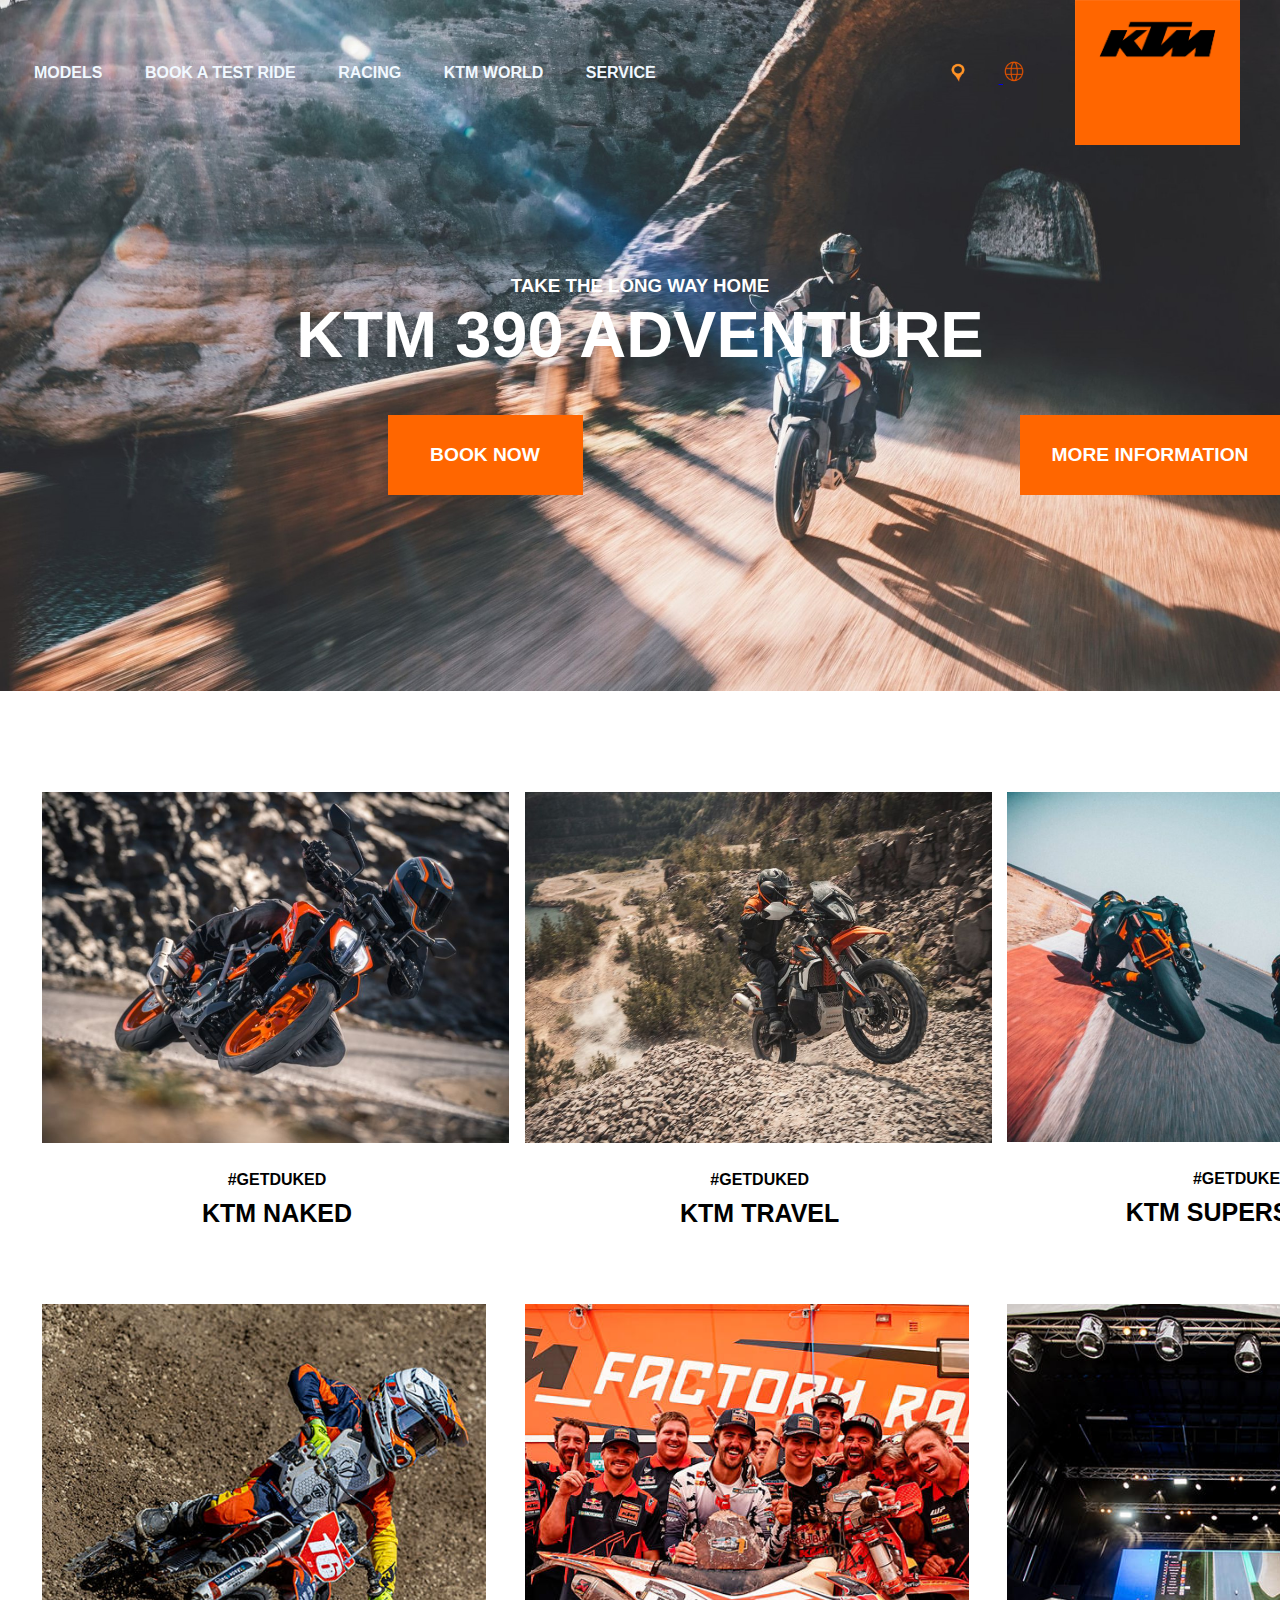
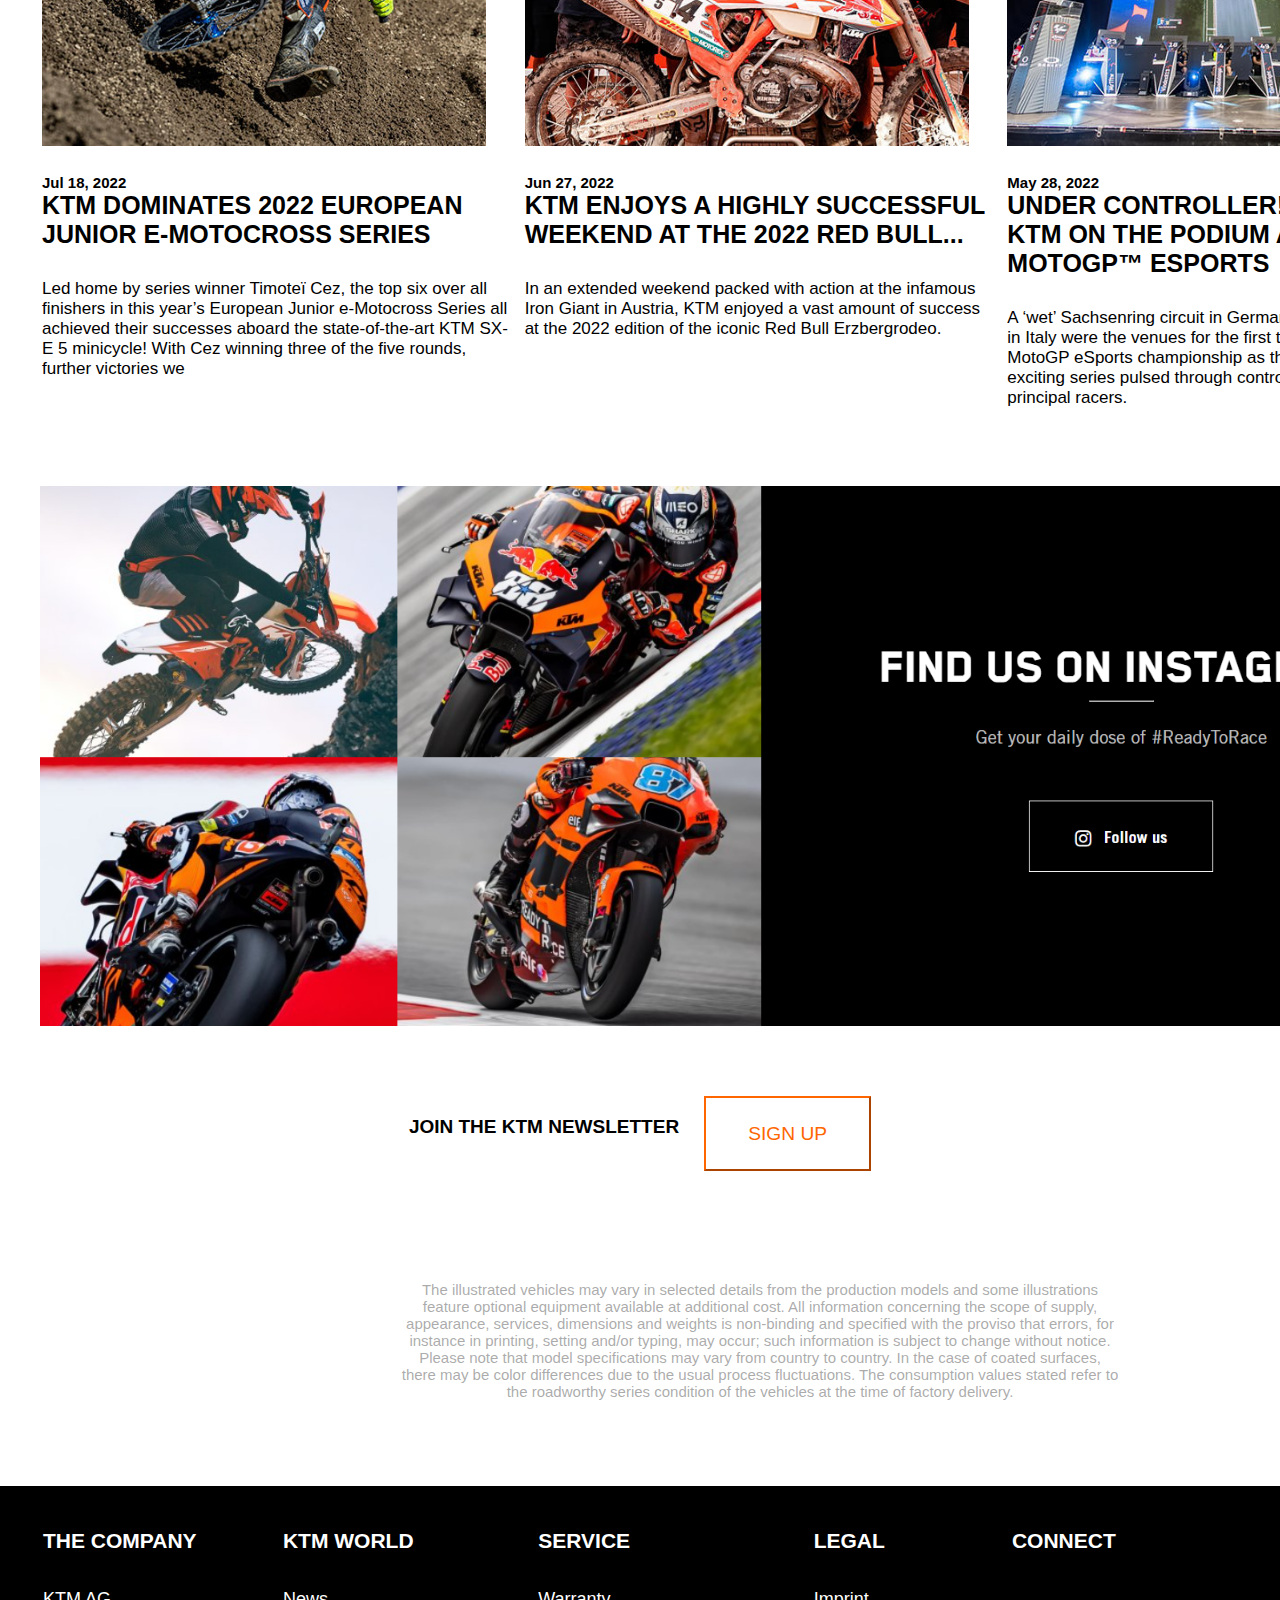
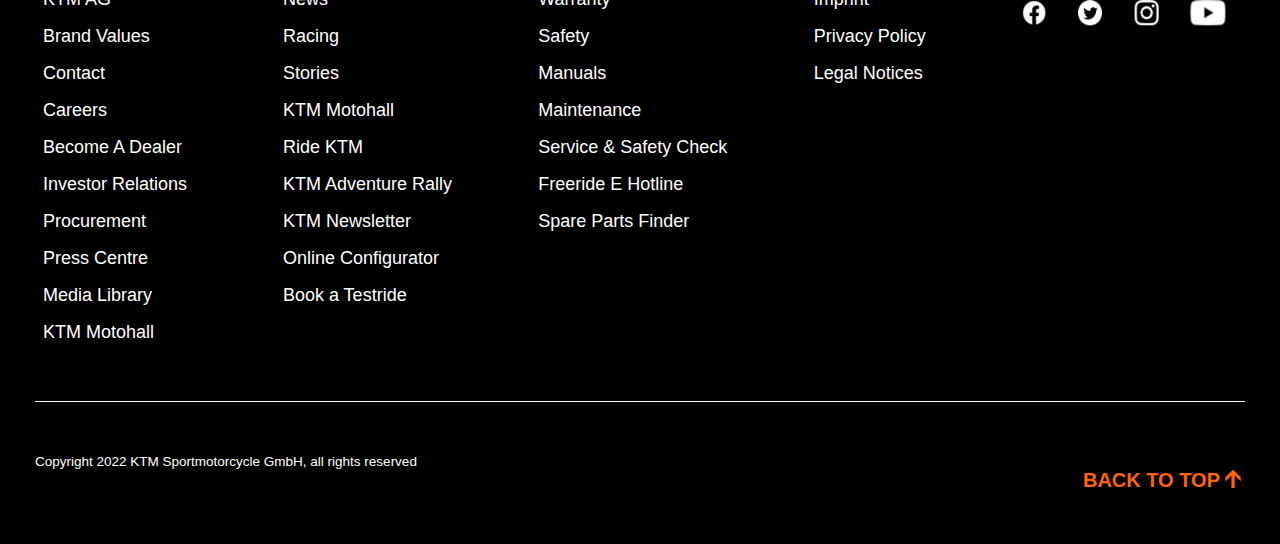
<file: index.html>
<!DOCTYPE html>
<html lang="en">
<head>
    <meta charset="UTF-8">
    <meta http-equiv="X-UA-Compatible" content="IE=edge">
    <meta name="viewport" content="width=device-width, initial-scale=1.0">
    <title>KTM-READY TO RACE</title>
    <link rel="shortcut icon" href="./KTM IMAGES/header.png">
</head>
<link rel="stylesheet" href="ktm.css" type="text/css">
<body>
    <div class="topbar">
        <nav>
            <ul>
                <li><a href="#">MODELS</a></li>
                <li><a href="#">BOOK A TEST RIDE</a></li>
                <li><a href="#">RACING</a></li>
                <li><a href="#">KTM WORLD</a></li>
                <li><a href="#">SERVICE</a></li>
            </ul> 
            <div class="logo">
                <a href="#">
                    <img id=locationicon src="./KTM IMAGES/locationicon.png" alt="image not found">
                </a>
                <a href="#">
                    <img id=webicon src="./KTM IMAGES/icone-internet-orange.png" alt="image not found">
                </a>
            <a href="#">
                <img id=logo-resize src="./KTM IMAGES/logo.jpg" alt=" ktm logo " ALIGN=RIGHT>
            </a>
        </div>
        </nav>
        <div class="maintext">
<h3 id="subhead">TAKE THE LONG WAY HOME</h3>
<p id="mainhead">KTM 390 ADVENTURE</p>
        </div>
        <div class="mainbutton"><center>
            <button id="book"><strong>BOOK NOW</strong></button>
            <button id="info"><strong>MORE INFORMATION</strong></button>
        </center></div> 
    </div>
    <table class="tab">
        <tr>
            <td>
                <div class="row1">
                    <img class=image1 src="./KTM IMAGES/1.jpg">
                    <p class="subtext1">#GETDUKED</p>
                    <p class="imgtxt">KTM NAKED</p>
                </div>
            </td>
            <td>
                <div class="row1">
                    <img class=image1 src="./KTM IMAGES/2.jpg">
                    <p class="subtext1">#GETDUKED</p>
                    <p class="imgtxt">KTM TRAVEL</p>
                </div>
            </td>
            <td>
                <div class="row1">
                    <img class=image1 src="./KTM IMAGES/3.jpg">
                    <p class="subtext1">#GETDUKED</p>
                    <p class="imgtxt">KTM SUPERSPORT</p>
                </div>
            </td>
        </tr>
        <tr>
            <td>
                <div class="row2">
                    <img class=image2 src="./KTM IMAGES/4.jpg">
                    <p class="subtext2">Jul 18, 2022</p>
                    <a class="imgtxt2" href="#">KTM DOMINATES 2022 EUROPEAN JUNIOR E-MOTOCROSS SERIES</a>
                    <p class="para" >Led home by series winner Timoteï Cez, the top six over all finishers in this year’s European Junior e-Motocross Series all achieved their successes aboard the state-of-the-art KTM SX-E 5 minicycle! With Cez winning three of the five rounds, further victories we</p>
                </div>
            </td>
            <td>
                <div class="row2">
                    <img class=image2 src="./KTM IMAGES/5.jpg">
                    <p class="subtext2">Jun 27, 2022</p>
                    <a class="imgtxt2" href="#">KTM ENJOYS A HIGHLY SUCCESSFUL WEEKEND AT THE 2022 RED BULL...</a>
                    <p class="para" >In an extended weekend packed with action at the infamous Iron Giant in Austria, KTM enjoyed a vast amount of success at the 2022 edition of the iconic Red Bull Erzbergrodeo.</p>
                </div>
            </td>
            <td>
                <div class="row2">
                    <img class=image2 src="./KTM IMAGES/6.jpg">
                    <p class="subtext2">May 28, 2022</p>
                    <a class="imgtxt2" href="#">UNDER CONTROLLER! RED BULL KTM ON THE PODIUM AT 2022 MOTOGP™ ESPORTS</a>
                    <p class="para" >A ‘wet’ Sachsenring circuit in Germany and a dry, fast Mugello in Italy were the venues for the first two rounds of the 2022 MotoGP eSports championship as the sixth edition of the exciting series pulsed through controllers of the twelve principal racers.</p>
                </div>
            </td>

        </tr>
    </table>
    <div class="instabox">
        <img src="./KTM IMAGES/instabox.png" alt="" height="540" width="1440">
    </div>
    <div class="newsletter">
        <p id="newstxt">JOIN THE KTM NEWSLETTER</p>
        <div class="test">        <button class="newsbutton">SIGN UP</button></div>

    </div>
    <div class="wrngtxt">
        <p>The illustrated vehicles may vary in selected details from the production models and some illustrations feature optional equipment available at additional cost. All information concerning the scope of supply, appearance, services, dimensions and weights is non-binding and specified with the proviso that errors, for instance in printing, setting and/or typing, may occur; such information is subject to change without notice. Please note that model specifications may vary from country to country. In the case of coated surfaces, there may be color differences due to the usual process fluctuations. The consumption values stated refer to the roadworthy series condition of the vehicles at the time of factory delivery.</p>

    </div>
    <footer class="footer">
        <div class="footer-container">
            <div class="footer-list">
                <ul>
                    <li class="list-head" >THE COMPANY</li>
                    <li><a href="#">KTM AG</a></li>
                    <li><a href="#">Brand Values</a></li>
                    <li><a href="#">Contact</a></li>
                    <li><a href="#">Careers</a></li>
                    <li><a href="#">Become A Dealer</a></li>
                    <li><a href="#">Investor Relations</a></li>
                    <li><a href="#">Procurement</a></li>
                    <li><a href="#">Press Centre</a></li>
                    <li><a href="#"></a>Media Library</li>
                    <li><a href="#">KTM Motohall</a></li>
                </ul>
                <ul>
                    <li class="list-head" >KTM WORLD</li>
                    <li><a href="#">News</a></li>
                    <li><a href="#"></a>Racing</li>
                    <li><a href="#">Stories</a></li>
                    <li><a href="#">KTM Motohall</a></li>
                    <li><a href="#">Ride KTM</a></li>
                    <li><a href="#">KTM Adventure Rally</a></li>
                    <li><a href="#">KTM Newsletter</a></li>
                    <li><a href="#">Online Configurator</a></li>
                    <li><a href="#">Book a Testride</a></li>
                </ul>
                <ul>
                    <li class="list-head" >SERVICE</li>
                    <li><a href="#">Warranty</a></li>
                    <li><a href="#">Safety</a></li>
                    <li><a href="#">Manuals</a></li>
                    <li><a href="#">Maintenance</a></li>
                    <li><a href="#">Service & Safety Check</a></li>
                    <li><a href="#">Freeride E Hotline</a></li>
                    <li><a href="#">Spare Parts Finder</a></li>
                </ul>
                <ul>
                    <li class="list-head" >LEGAL</li>
                    <li><a href="#">Imprint</a></li>
                    <li><a href="#">Privacy Policy</a></li>
                    <li><a href="#">Legal Notices</a></li>
                </ul>
                <ul>
                    <li class="list-head" >CONNECT</li>
                    <li><img id="social" src="./KTM IMAGES/scial.png" alt=""></li>
                </ul>

            </div>
            <div class="divider">
            </div>
            <div class="copyrightdiv" >
                <p id="legaltxt">Copyright 2022 KTM Sportmotorcycle GmbH, all rights reserved</p>
                <img class="uparrow" src="./KTM IMAGES/uppp.png" alt="">
                <a id="toptxt" href="#">BACK TO TOP</a>

            
            </div>
        </div>
        
    </footer>
</body>
</html>
</file>
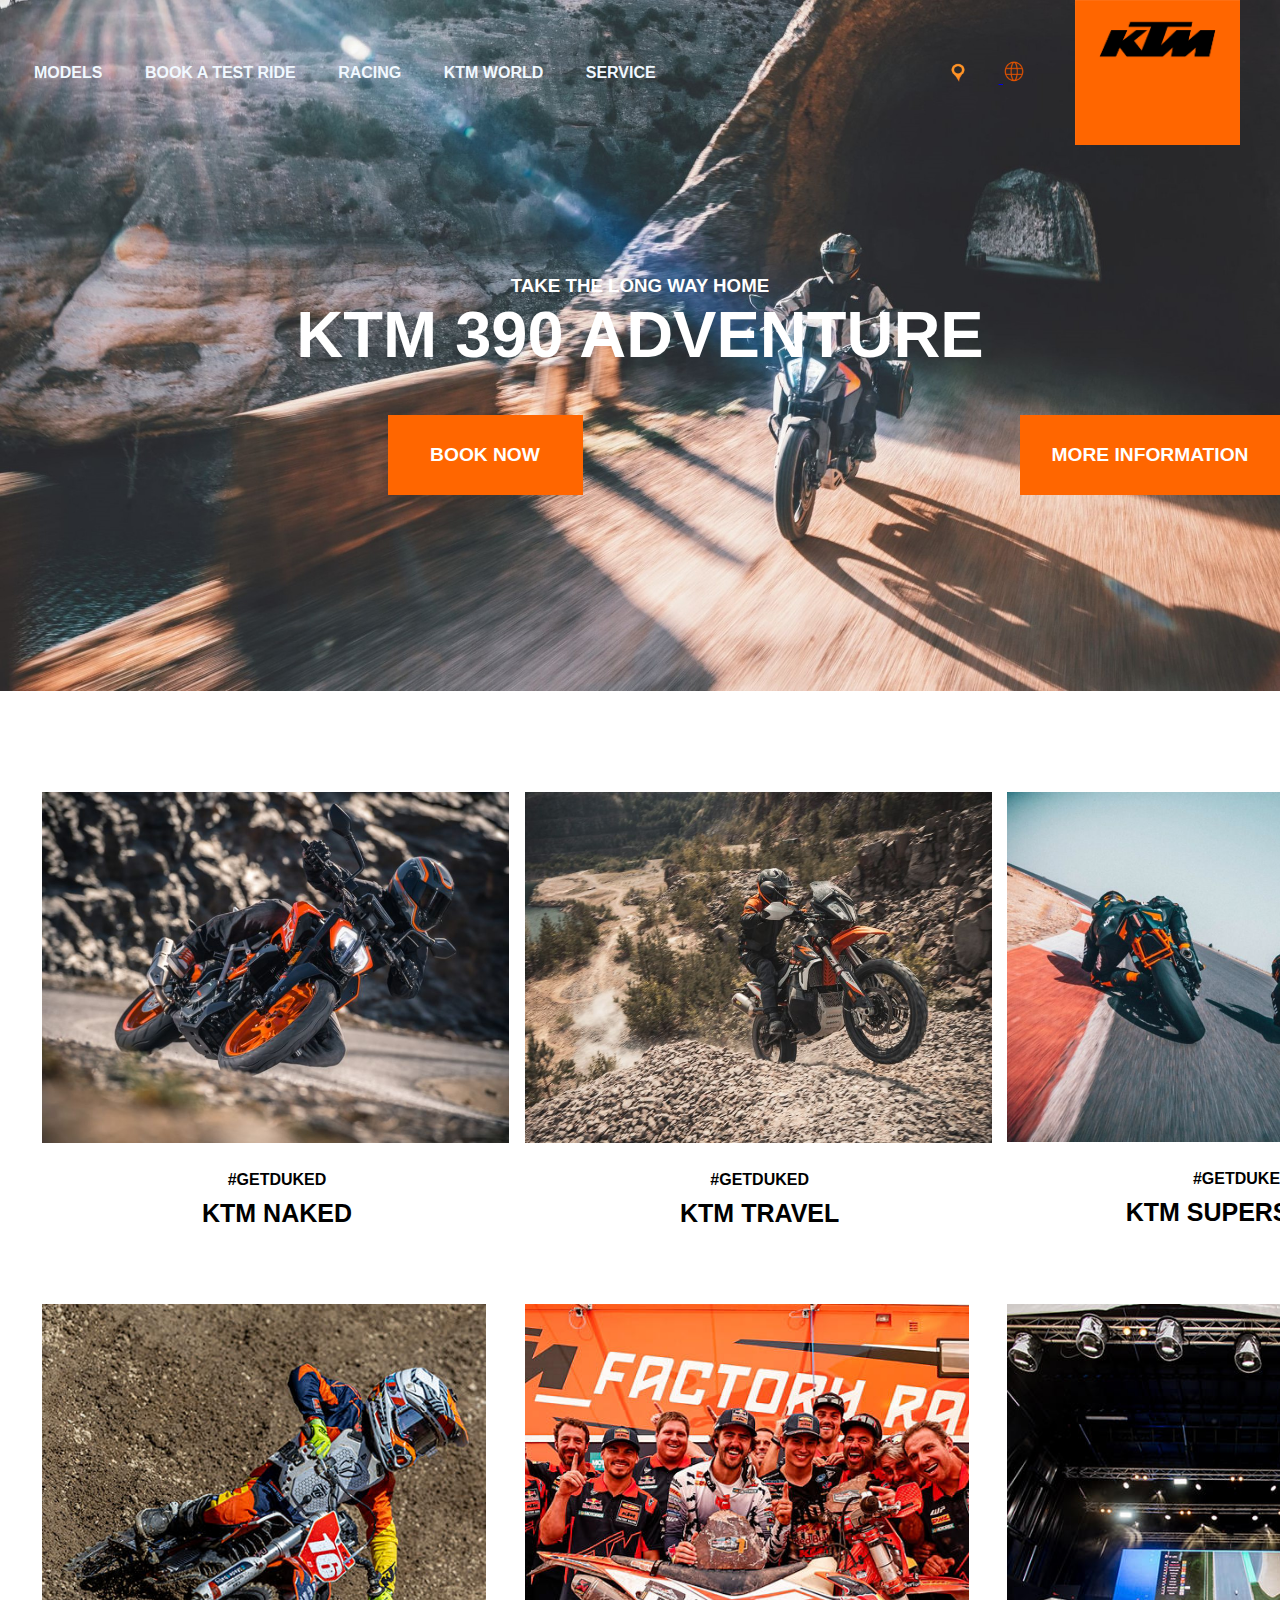
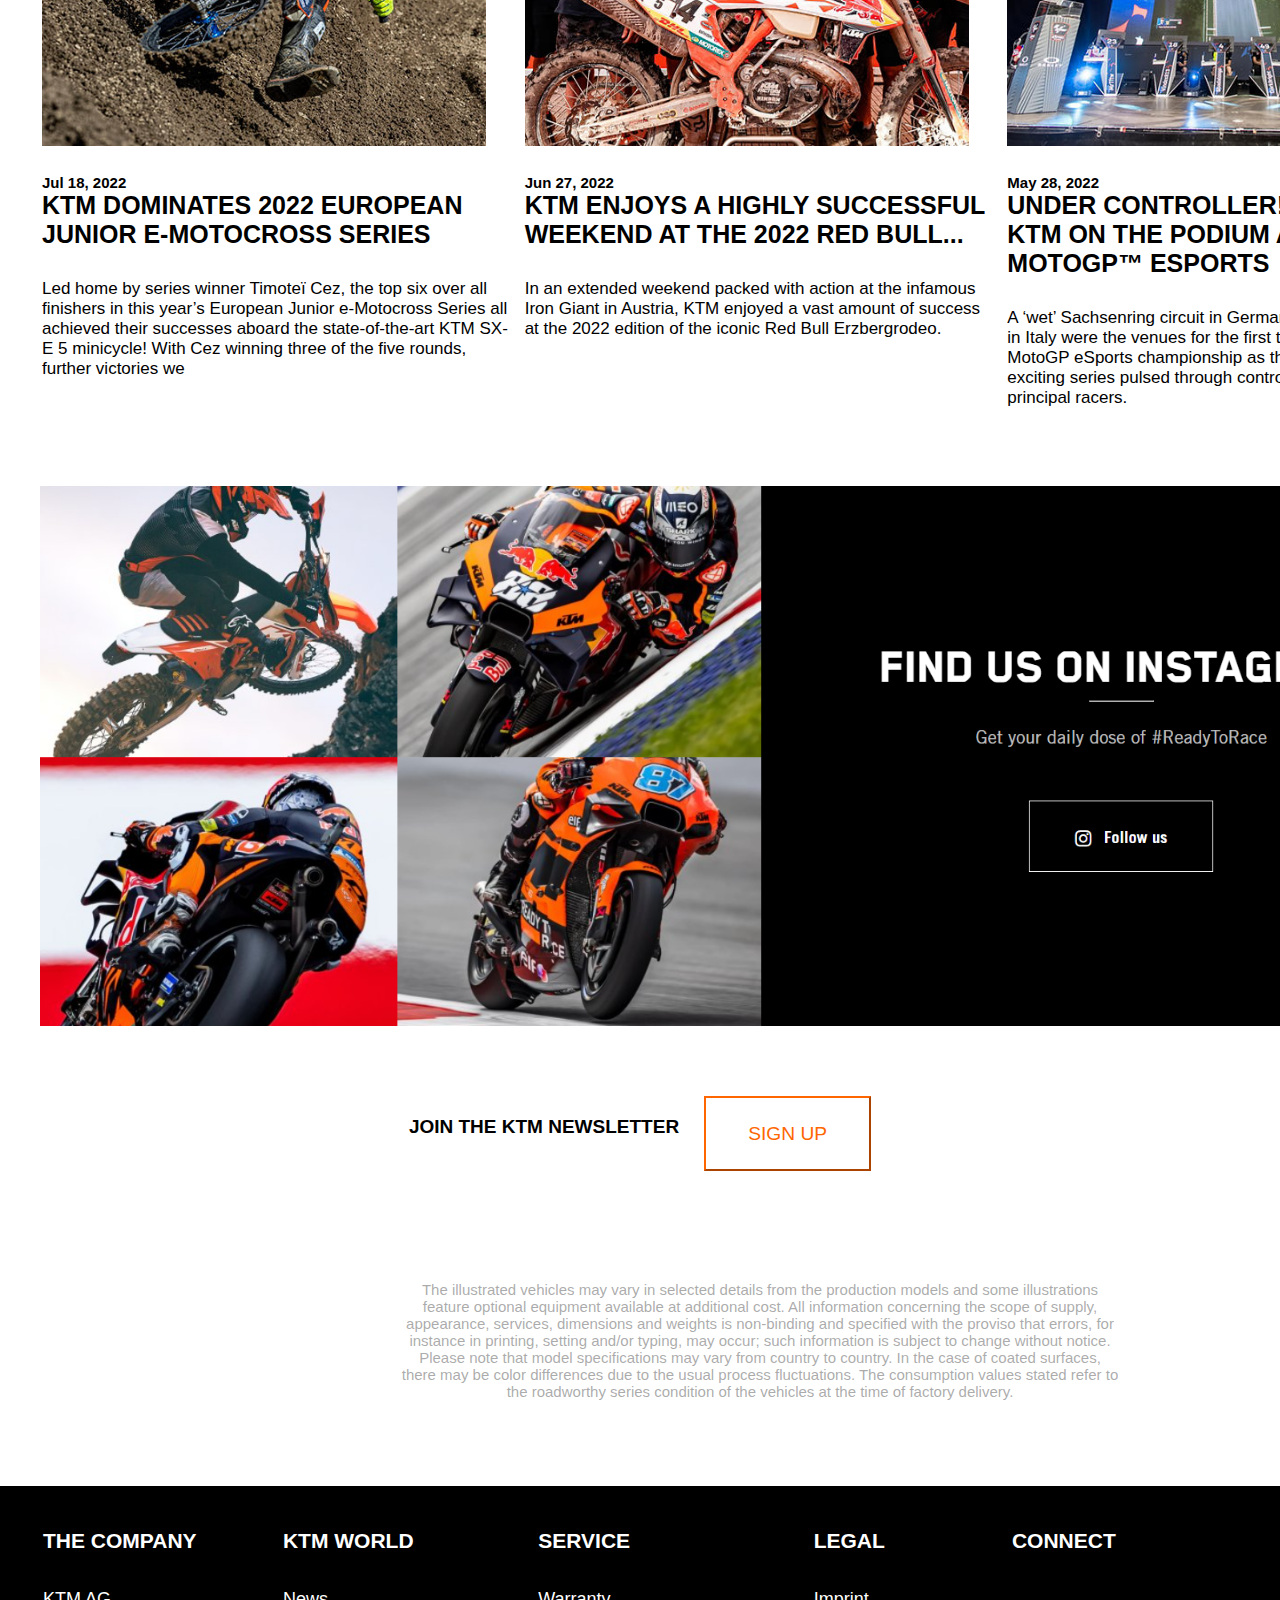
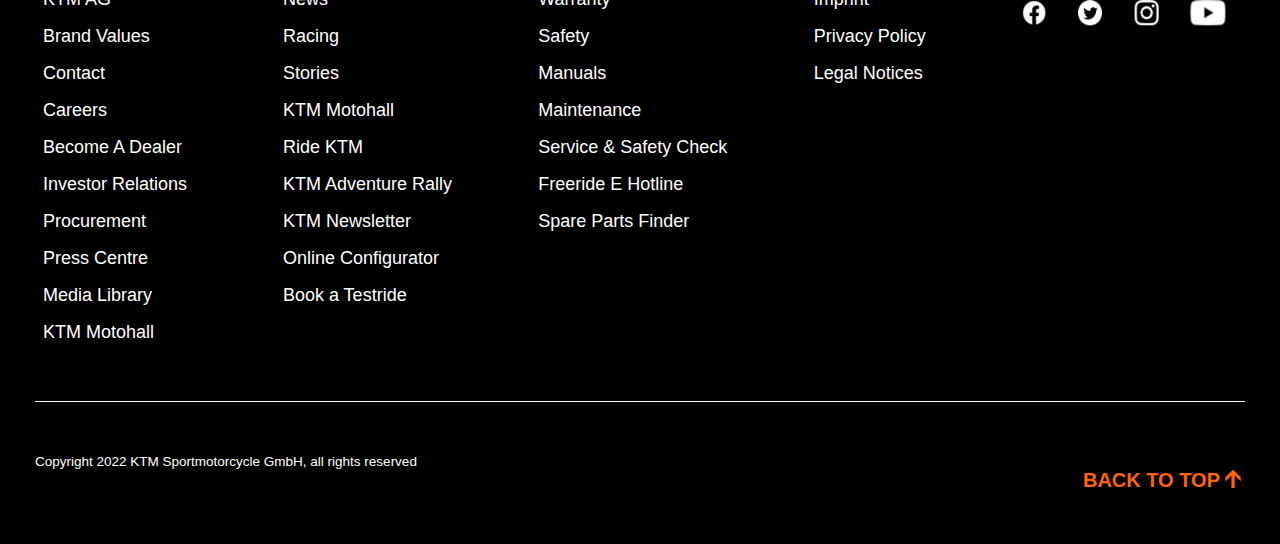
<file: KTM.html>
<!DOCTYPE html>
<html lang="en">
<head>
    <meta charset="UTF-8">
    <meta http-equiv="X-UA-Compatible" content="IE=edge">
    <meta name="viewport" content="width=device-width, initial-scale=1.0">
    <title>KTM-READY TO RACE</title>
    <link rel="shortcut icon" href="./KTM IMAGES/header.png">
</head>
<link rel="stylesheet" href="ktm.css" type="text/css">
<body>
    <div class="topbar">
        <nav>
            <ul>
                <li><a href="#">MODELS</a></li>
                <li><a href="#">BOOK A TEST RIDE</a></li>
                <li><a href="#">RACING</a></li>
                <li><a href="#">KTM WORLD</a></li>
                <li><a href="#">SERVICE</a></li>
            </ul> 
            <div class="logo">
                <a href="#">
                    <img id=locationicon src="./KTM IMAGES/locationicon.png" alt="image not found">
                </a>
                <a href="#">
                    <img id=webicon src="./KTM IMAGES/icone-internet-orange.png" alt="image not found">
                </a>
            <a href="#">
                <img id=logo-resize src="./KTM IMAGES/logo.jpg" alt=" ktm logo " ALIGN=RIGHT>
            </a>
        </div>
        </nav>
        <div class="maintext">
<h3 id="subhead">TAKE THE LONG WAY HOME</h3>
<p id="mainhead">KTM 390 ADVENTURE</p>
        </div>
        <div class="mainbutton"><center>
            <button id="book"><strong>BOOK NOW</strong></button>
            <button id="info"><strong>MORE INFORMATION</strong></button>
        </center></div> 
    </div>
    <table class="tab">
        <tr>
            <td>
                <div class="row1">
                    <img class=image1 src="./KTM IMAGES/1.jpg">
                    <p class="subtext1">#GETDUKED</p>
                    <p class="imgtxt">KTM NAKED</p>
                </div>
            </td>
            <td>
                <div class="row1">
                    <img class=image1 src="./KTM IMAGES/2.jpg">
                    <p class="subtext1">#GETDUKED</p>
                    <p class="imgtxt">KTM TRAVEL</p>
                </div>
            </td>
            <td>
                <div class="row1">
                    <img class=image1 src="./KTM IMAGES/3.jpg">
                    <p class="subtext1">#GETDUKED</p>
                    <p class="imgtxt">KTM SUPERSPORT</p>
                </div>
            </td>
        </tr>
        <tr>
            <td>
                <div class="row2">
                    <img class=image2 src="./KTM IMAGES/4.jpg">
                    <p class="subtext2">Jul 18, 2022</p>
                    <a class="imgtxt2" href="#">KTM DOMINATES 2022 EUROPEAN JUNIOR E-MOTOCROSS SERIES</a>
                    <p class="para" >Led home by series winner Timoteï Cez, the top six over all finishers in this year’s European Junior e-Motocross Series all achieved their successes aboard the state-of-the-art KTM SX-E 5 minicycle! With Cez winning three of the five rounds, further victories we</p>
                </div>
            </td>
            <td>
                <div class="row2">
                    <img class=image2 src="./KTM IMAGES/5.jpg">
                    <p class="subtext2">Jun 27, 2022</p>
                    <a class="imgtxt2" href="#">KTM ENJOYS A HIGHLY SUCCESSFUL WEEKEND AT THE 2022 RED BULL...</a>
                    <p class="para" >In an extended weekend packed with action at the infamous Iron Giant in Austria, KTM enjoyed a vast amount of success at the 2022 edition of the iconic Red Bull Erzbergrodeo.</p>
                </div>
            </td>
            <td>
                <div class="row2">
                    <img class=image2 src="./KTM IMAGES/6.jpg">
                    <p class="subtext2">May 28, 2022</p>
                    <a class="imgtxt2" href="#">UNDER CONTROLLER! RED BULL KTM ON THE PODIUM AT 2022 MOTOGP™ ESPORTS</a>
                    <p class="para" >A ‘wet’ Sachsenring circuit in Germany and a dry, fast Mugello in Italy were the venues for the first two rounds of the 2022 MotoGP eSports championship as the sixth edition of the exciting series pulsed through controllers of the twelve principal racers.</p>
                </div>
            </td>

        </tr>
    </table>
    <div class="instabox">
        <img src="./KTM IMAGES/instabox.png" alt="" height="540" width="1440">
    </div>
    <div class="newsletter">
        <p id="newstxt">JOIN THE KTM NEWSLETTER</p>
        <div class="test">        <button class="newsbutton">SIGN UP</button></div>

    </div>
    <div class="wrngtxt">
        <p>The illustrated vehicles may vary in selected details from the production models and some illustrations feature optional equipment available at additional cost. All information concerning the scope of supply, appearance, services, dimensions and weights is non-binding and specified with the proviso that errors, for instance in printing, setting and/or typing, may occur; such information is subject to change without notice. Please note that model specifications may vary from country to country. In the case of coated surfaces, there may be color differences due to the usual process fluctuations. The consumption values stated refer to the roadworthy series condition of the vehicles at the time of factory delivery.</p>

    </div>
    <footer class="footer">
        <div class="footer-container">
            <div class="footer-list">
                <ul>
                    <li class="list-head" >THE COMPANY</li>
                    <li><a href="#">KTM AG</a></li>
                    <li><a href="#">Brand Values</a></li>
                    <li><a href="#">Contact</a></li>
                    <li><a href="#">Careers</a></li>
                    <li><a href="#">Become A Dealer</a></li>
                    <li><a href="#">Investor Relations</a></li>
                    <li><a href="#">Procurement</a></li>
                    <li><a href="#">Press Centre</a></li>
                    <li><a href="#"></a>Media Library</li>
                    <li><a href="#">KTM Motohall</a></li>
                </ul>
                <ul>
                    <li class="list-head" >KTM WORLD</li>
                    <li><a href="#">News</a></li>
                    <li><a href="#"></a>Racing</li>
                    <li><a href="#">Stories</a></li>
                    <li><a href="#">KTM Motohall</a></li>
                    <li><a href="#">Ride KTM</a></li>
                    <li><a href="#">KTM Adventure Rally</a></li>
                    <li><a href="#">KTM Newsletter</a></li>
                    <li><a href="#">Online Configurator</a></li>
                    <li><a href="#">Book a Testride</a></li>
                </ul>
                <ul>
                    <li class="list-head" >SERVICE</li>
                    <li><a href="#">Warranty</a></li>
                    <li><a href="#">Safety</a></li>
                    <li><a href="#">Manuals</a></li>
                    <li><a href="#">Maintenance</a></li>
                    <li><a href="#">Service & Safety Check</a></li>
                    <li><a href="#">Freeride E Hotline</a></li>
                    <li><a href="#">Spare Parts Finder</a></li>
                </ul>
                <ul>
                    <li class="list-head" >LEGAL</li>
                    <li><a href="#">Imprint</a></li>
                    <li><a href="#">Privacy Policy</a></li>
                    <li><a href="#">Legal Notices</a></li>
                </ul>
                <ul>
                    <li class="list-head" >CONNECT</li>
                    <li><img id="social" src="./KTM IMAGES/scial.png" alt=""></li>
                </ul>

            </div>
            <div class="divider">
            </div>
            <div class="copyrightdiv" >
                <p id="legaltxt">Copyright 2022 KTM Sportmotorcycle GmbH, all rights reserved</p>
                <img class="uparrow" src="/KTM IMAGES/uppp.png" alt="">
                <a id="toptxt" href="#">BACK TO TOP</a>

            
            </div>
        </div>
        
    </footer>
</body>
</html>
</file>
<file: ktm.css>
*{
    margin: 0;
    padding: 0;
    box-sizing: border-box;
    font-family: Arial, Helvetica, sans-serif;
    
}
.topbar{
    width: 100%;
    height: 710px;
    background-image: url(./KTM\ IMAGES/backgrnd.jpg);
    background-size: 100%;
    background-repeat: no-repeat;
}

nav{
    display: flex;
    align-items: center;
    justify-content: space-between;
padding-left: 15px;
padding-right: 40px;

}
nav ul li{
    list-style-type: none;
    display: inline-block;
    padding: 19px;
}
nav ul li a{
    color: aliceblue;
    text-decoration: none;
    font-weight: bold;
}

nav ul li a:hover{
    color: orangered;
}
#logo-resize{
    width: 165px;
    height: 145px;
}
#webicon{
    padding-top: 60px;
    width: 72px;
    height: 83px;
    padding-right: 50px;
}
#locationicon{
    height: 80px;
    padding-top: 60px;
    width: 52px;
    padding-right:30px;
}
.maintext{
    padding-top: 130px;
    width: 100%;
    height: 215px;


}
#subhead{
    text-align: center;
    color: white;
    text-decoration: solid;
}
#mainhead{
    text-align: center;
    color: white;
    font-size: 65px;
    font-weight: 750
}
.mainbutton{
    padding-top: 55px;
    align-items: center;

}
#book{
border: 0;
color: white;
background-color: #ff6600;
height: 80px;
width: 195px;
font-size: larger;
}
#info{
margin-left: 50px;
float: inline-end;
border: 0;
color: white;
background-color: #ff6600;
height: 80px;
width: 260px;
font-size: larger;
}
.tab{
    margin-top: 80px;
    width: 1450px;
    margin-left: 40px;

}
.row1{
    width: 470px;
    height: 510px;

}
.image1{
    width: 467px;
    height: 352x;
}
.subtext1{
    padding-top: 24px;
font-weight: 550;
text-align: center;
}
.imgtxt{
    padding-top: 10px;
    font-weight: 800;
text-align: center;
font-size: 25px;
}
.row2{
    width: 470px;
    height: 780px;

}
.image2{
    width: 444px;
    height: 442px;
}
.subtext2{
    padding-top: 24px;
    font-weight: 550;
    text-align: left;
    font-size: 15px;
}
.imgtxt2{
    padding-top: 25px;
    font-weight: 800;
font-size: 25px;
text-decoration: none;
color: black;
}
.imgtxt2:hover{
    color: #ff6600;
}
.para{
    padding-top: 30px;
    font-size: medium;
    font-size: 17px;
}
.instabox{
    width: 1440px;
    height: 540px;
    background-color: black;
    margin-left: 40px;
}
.newsletter{
    width: 100%;
    height: 215px;
    display: flex;
    justify-content: center;
    
}
#newstxt{
    margin-top: 90px;
    text-align: center;
    font-size: 19px;
    font-weight: 550;
}
.wrngtxt{padding-top: 40px;
    height: 245px;
    width: 720px;
    margin-left: 400px;
text-align: center;
color: rgba(128, 128, 128, 0.658);
font-size: 15px;
}

.newsbutton{
    margin-top: 70px;
    margin-left: 25px;
    border-color: #ff6600;
color: #ff6600;
background-color:white;
height: 75px;
width: 167px;
font-size: larger;

}
.bottombar{
    width: 100%;
    height: 635px;
    background-color: black;
}
.footer{
    background-color: black;
    color: white;
}
.footer a{
    color: white;
    text-decoration: none;
}
.footer-container{
    width: 100%;
    margin: auto;
    padding: 35px;
}
.footer-list{
    display: flex;  
    justify-content: space-between;
}
.footer-list .list-head{
    text-transform: uppercase;
    font-weight: bold;
    margin-bottom: 20px;
    list-style: none;
    font-size: 21px;

}
.divider{
    width: 100%;
    height: 3px;
    border-top: 1px solid white;
    margin: 50px 0;
}
footer ul li{
    list-style: none;
    padding: 8px;
    font-size: 18px;
}
footer ul li a:hover{
    color: #ff6600;
}
#legaltxt{
    font-size: 13.5px;
}
#toptxt{
    font-size: 20px;
    color: #ff6600;
    font-weight: bold;
    float: right;
}
.copyrightdiv{
    width: 100%;
    height: 55px;;

}
#social{
    width: 225px;
    height: 45px;
}
.uparrow{
    height: 25px;
    width: 25px;
    background-color: black;
    float: right;
}
</file>
